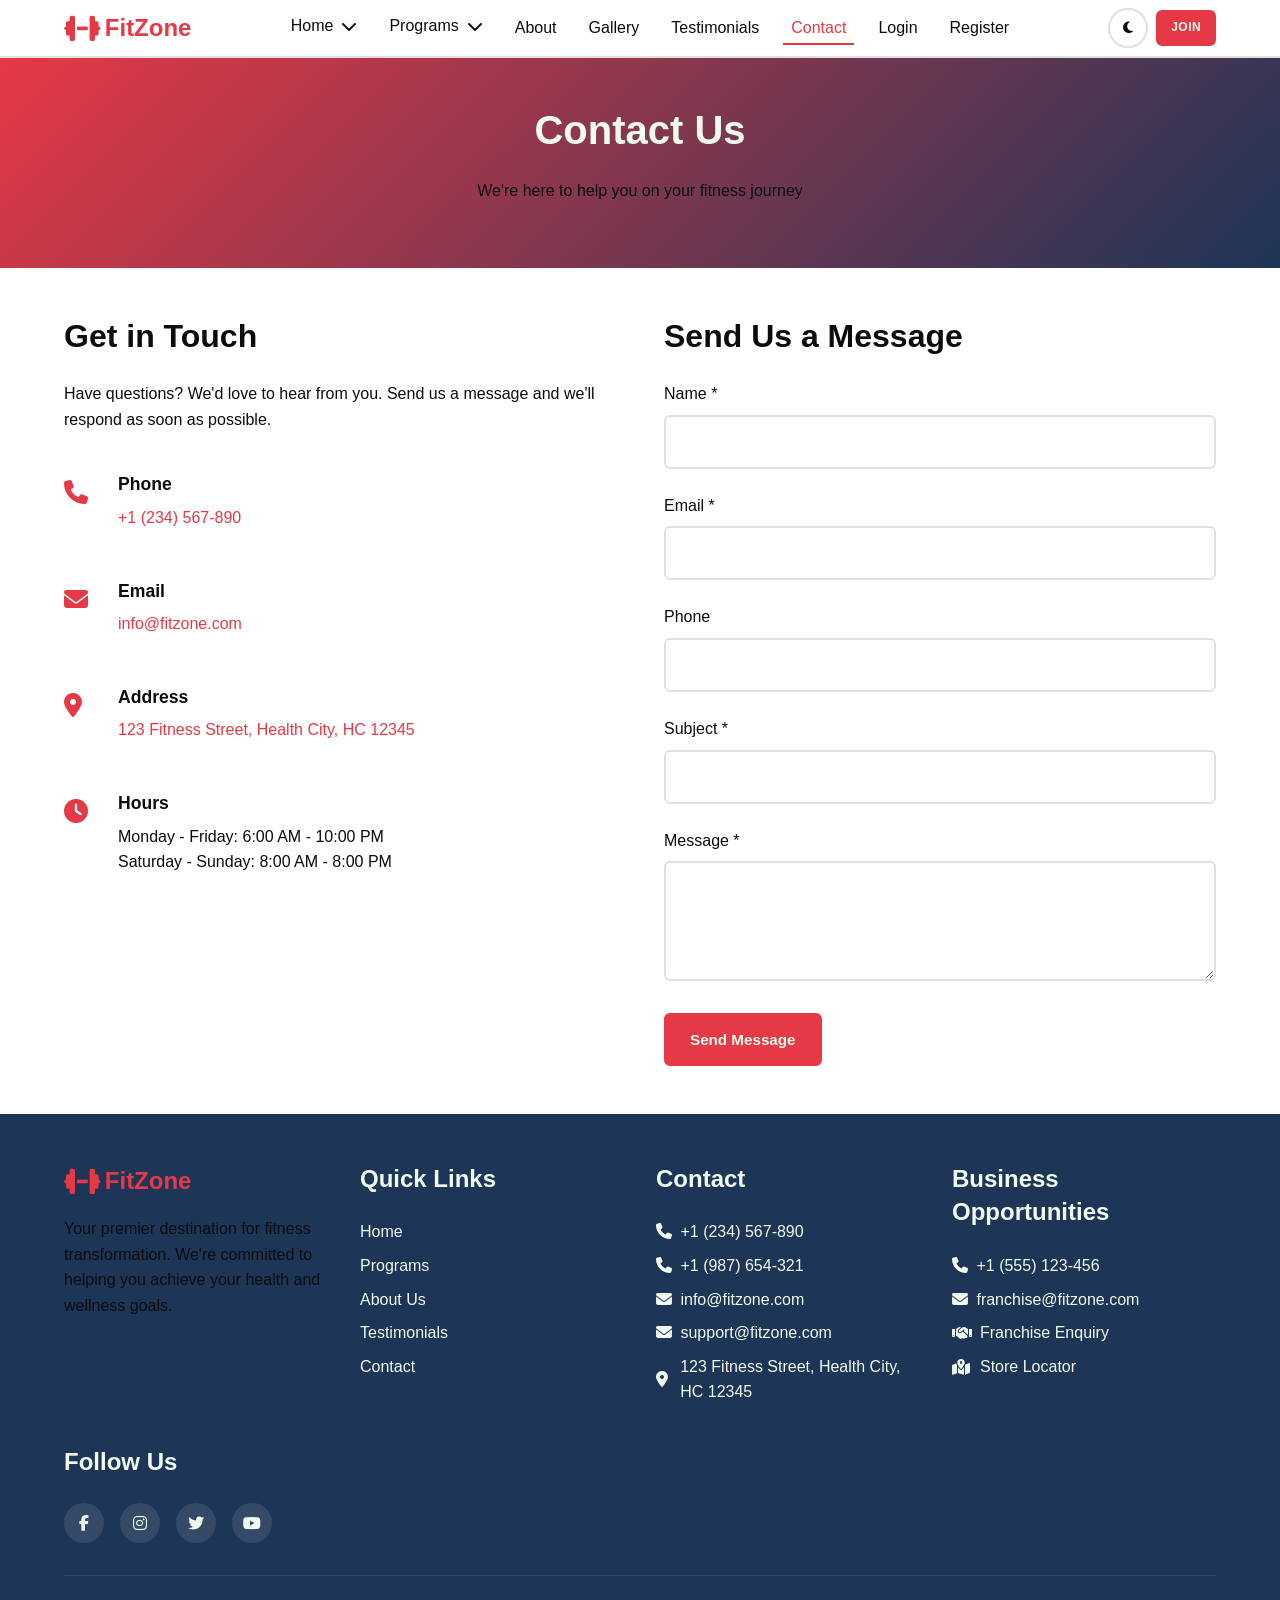
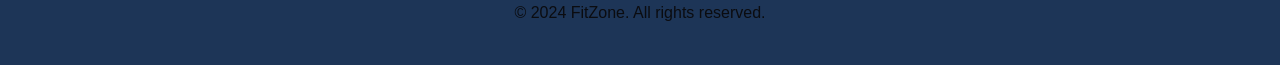
<file: contact.html>
<!DOCTYPE html>
<html lang="en">
<head>
    <meta charset="UTF-8">
    <meta name="viewport" content="width=device-width, initial-scale=1.0">
    <title>Contact Us - FitZone</title>
    <link rel="icon" type="image/svg+xml" href="favicon.svg">
    <link rel="icon" type="image/x-icon" href="favicon.ico">
    <link rel="stylesheet" href="css/style.css">
    <link rel="stylesheet" href="https://cdnjs.cloudflare.com/ajax/libs/font-awesome/6.4.0/css/all.min.css">
</head>
<body>
    <!-- Header -->
    <header class="main-header">
        <div class="container">
            <div class="header-content">
                <a href="index.html" class="logo">
                    <i class="fas fa-dumbbell"></i>
                    <span>FitZone</span>
                </a>
                <nav class="main-nav">
                    <ul class="nav-menu">
                        <li class="dropdown">
                            <a href="index.html">Home <i class="fas fa-chevron-down"></i></a>
                            <ul class="dropdown-menu">
                                <li><a href="index.html">Home</a></li>
                                <li><a href="index2.html">Home 2</a></li>
                            </ul>
                        </li>
                        <li class="dropdown">
                            <a href="programs.html">Programs <i class="fas fa-chevron-down"></i></a>
                            <ul class="dropdown-menu">
                                <li><a href="muscle-gain.html">Muscle Gain</a></li>
                                <li><a href="weight-loss.html">Weight Loss</a></li>
                                <li><a href="wellness.html">Wellness</a></li>
                            </ul>
                        </li>
                        <li><a href="about.html">About</a></li>
                        <li><a href="gallery.html">Gallery</a></li>
                        <li><a href="testimonials.html">Testimonials</a></li>
                        <li><a href="contact.html" class="active">Contact</a></li>
                        <li><a href="login.html">Login</a></li>
                        <li><a href="register.html">Register</a></li>
                    </ul>
                </nav>
                <div class="header-actions">
                    <button class="theme-toggle" id="themeToggle" aria-label="Toggle theme">
                        <i class="fas fa-moon"></i>
                    </button>
                    <a href="register.html" class="btn btn-primary join-btn">Join</a>
                </div>
                <button class="mobile-menu-toggle" id="mobileMenuToggle">
                    <i class="fas fa-bars"></i>
                </button>
            </div>
        </div>
    </header>

    <!-- Page Header -->
    <section class="page-header">
        <div class="container">
            <h1>Contact Us</h1>
            <p>We're here to help you on your fitness journey</p>
        </div>
    </section>

    <!-- Contact Content -->
    <section class="content-section">
        <div class="container">
            <div class="contact-wrapper">
                <div class="contact-info-section">
                    <h2>Get in Touch</h2>
                    <p>Have questions? We'd love to hear from you. Send us a message and we'll respond as soon as possible.</p>
                    
                    <div class="contact-details">
                        <div class="contact-item">
                            <i class="fas fa-phone"></i>
                            <div>
                                <h3>Phone</h3>
                                <a href="tel:+1234567890">+1 (234) 567-890</a>
                            </div>
                        </div>
                        <div class="contact-item">
                            <i class="fas fa-envelope"></i>
                            <div>
                                <h3>Email</h3>
                                <a href="mailto:info@fitzone.com">info@fitzone.com</a>
                            </div>
                        </div>
                        <div class="contact-item">
                            <i class="fas fa-map-marker-alt"></i>
                            <div>
                                <h3>Address</h3>
                                <a href="https://maps.google.com" target="_blank" rel="noopener noreferrer">123 Fitness Street, Health City, HC 12345</a>
                            </div>
                        </div>
                        <div class="contact-item">
                            <i class="fas fa-clock"></i>
                            <div>
                                <h3>Hours</h3>
                                <p>Monday - Friday: 6:00 AM - 10:00 PM<br>Saturday - Sunday: 8:00 AM - 8:00 PM</p>
                            </div>
                        </div>
                    </div>
                </div>
                
                <div class="contact-form-section">
                    <h2>Send Us a Message</h2>
                    <form id="contactForm" method="POST" action="#">
                        <div class="form-group">
                            <label for="name">Name *</label>
                            <input type="text" id="name" name="name" required>
                        </div>
                        <div class="form-group">
                            <label for="email">Email *</label>
                            <input type="email" id="email" name="email" required>
                        </div>
                        <div class="form-group">
                            <label for="phone">Phone</label>
                            <input type="tel" id="phone" name="phone">
                        </div>
                        <div class="form-group">
                            <label for="subject">Subject *</label>
                            <input type="text" id="subject" name="subject" required>
                        </div>
                        <div class="form-group">
                            <label for="message">Message *</label>
                            <textarea id="message" name="message" required></textarea>
                        </div>
                        <button type="submit" class="btn btn-primary btn-large">Send Message</button>
                    </form>
                </div>
            </div>
        </div>
    </section>

    <!-- Footer -->
    <footer class="main-footer">
        <div class="container">
            <div class="footer-content">
                <div class="footer-section">
                    <a href="index.html" class="logo">
                        <i class="fas fa-dumbbell"></i>
                        <span>FitZone</span>
                    </a>
                    <p style="margin-top: 1rem;">Your premier destination for fitness transformation. We're committed to helping you achieve your health and wellness goals.</p>
                </div>
                <div class="footer-section">
                    <h3>Quick Links</h3>
                    <ul>
                        <li><a href="index.html">Home</a></li>
                        <li><a href="programs.html">Programs</a></li>
                        <li><a href="about.html">About Us</a></li>
                        <li><a href="testimonials.html">Testimonials</a></li>
                        <li><a href="contact.html">Contact</a></li>
                    </ul>
                </div>
                <div class="footer-section">
                    <h3>Contact</h3>
                    <ul class="contact-info">
                        <li><a href="tel:+1234567890"><i class="fas fa-phone"></i> +1 (234) 567-890</a></li>
                        <li><a href="tel:+1987654321"><i class="fas fa-phone"></i> +1 (987) 654-321</a></li>
                        <li><a href="mailto:info@fitzone.com"><i class="fas fa-envelope"></i> info@fitzone.com</a></li>
                        <li><a href="mailto:support@fitzone.com"><i class="fas fa-envelope"></i> support@fitzone.com</a></li>
                        <li><i class="fas fa-map-marker-alt"></i> 123 Fitness Street, Health City, HC 12345</li>
                    </ul>
                </div>
                <div class="footer-section">
                    <h3>Business Opportunities</h3>
                    <ul class="contact-info">
                        <li><a href="tel:+1555123456"><i class="fas fa-phone"></i> +1 (555) 123-456</a></li>
                        <li><a href="mailto:franchise@fitzone.com"><i class="fas fa-envelope"></i> franchise@fitzone.com</a></li>
                        <li><a href="contact.html#franchise" class="franchise-link"><i class="fas fa-handshake"></i> Franchise Enquiry</a></li>
                        <li><a href="contact.html#store" class="store-link"><i class="fas fa-map-marked-alt"></i> Store Locator</a></li>
                    </ul>
                </div>
                <div class="footer-section">
                    <h3>Follow Us</h3>
                    <div class="social-icons">
                        <a href="https://facebook.com" target="_blank" rel="noopener noreferrer" aria-label="Facebook">
                            <i class="fab fa-facebook-f"></i>
                        </a>
                        <a href="https://instagram.com" target="_blank" rel="noopener noreferrer" aria-label="Instagram">
                            <i class="fab fa-instagram"></i>
                        </a>
                        <a href="https://twitter.com" target="_blank" rel="noopener noreferrer" aria-label="Twitter">
                            <i class="fab fa-twitter"></i>
                        </a>
                        <a href="https://youtube.com" target="_blank" rel="noopener noreferrer" aria-label="YouTube">
                            <i class="fab fa-youtube"></i>
                        </a>
                    </div>
                </div>
            </div>
            <div class="footer-bottom">
                <p>&copy; 2024 FitZone. All rights reserved.</p>
            </div>
        </div>
    </footer>

    <script src="https://code.jquery.com/jquery-3.7.1.min.js"></script>
    <script src="js/main.js"></script>
</body>
</html>
</file>
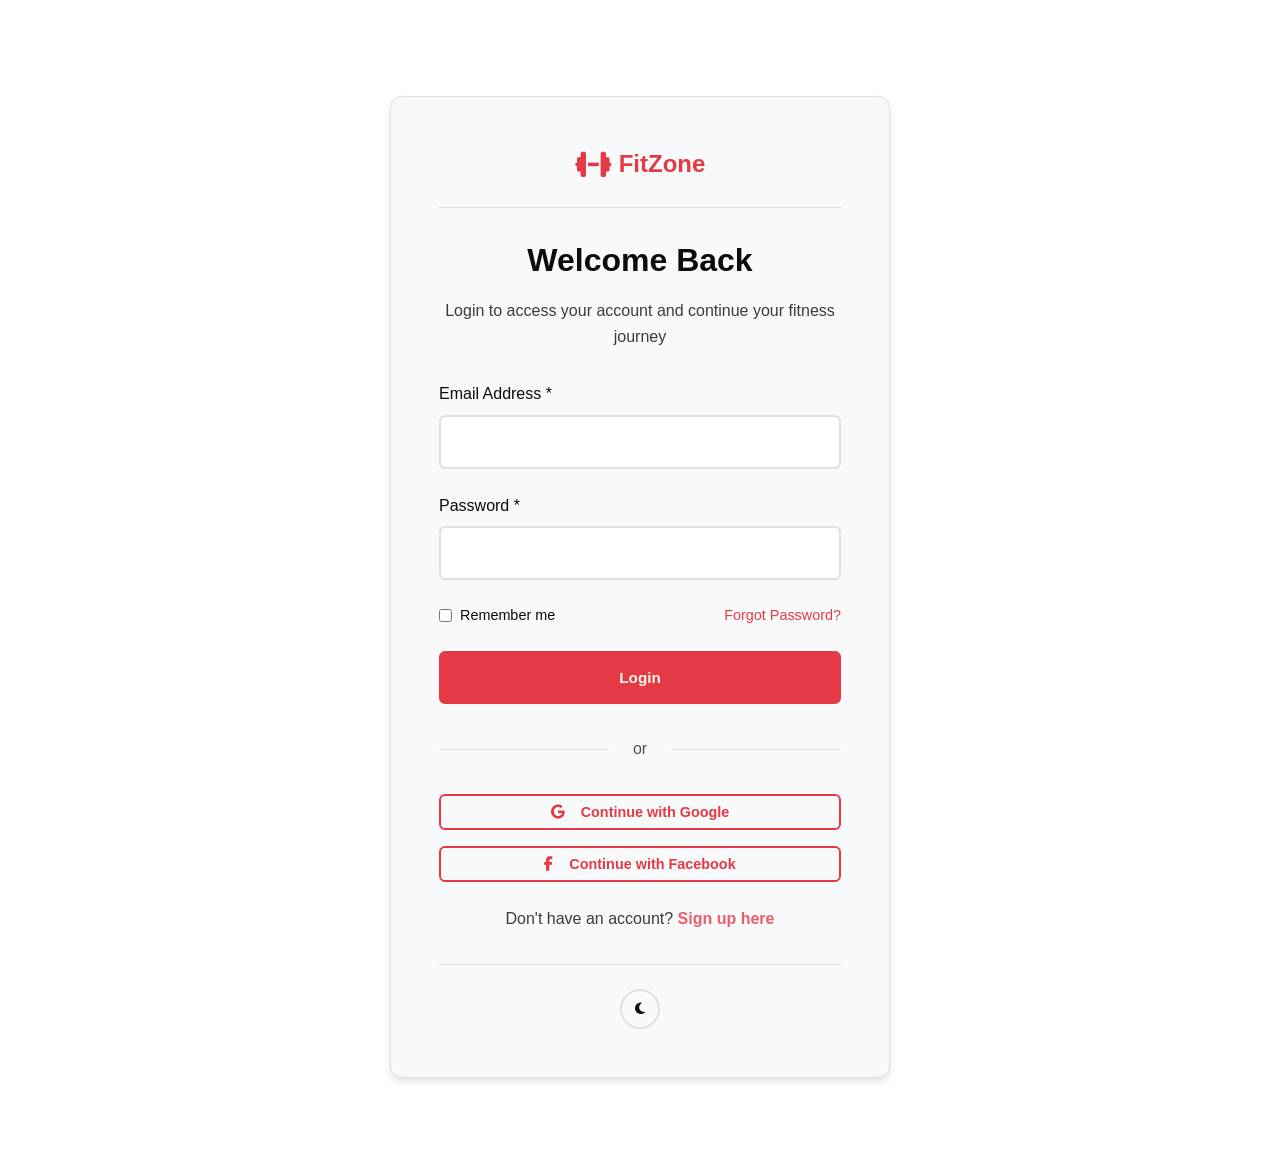
<file: login.html>
<!DOCTYPE html>
<html lang="en">
<head>
    <meta charset="UTF-8">
    <meta name="viewport" content="width=device-width, initial-scale=1.0">
    <title>Login - FitZone</title>
    <link rel="icon" type="image/svg+xml" href="favicon.svg">
    <link rel="icon" type="image/x-icon" href="favicon.ico">
    <link rel="stylesheet" href="css/style.css">
    <link rel="stylesheet" href="https://cdnjs.cloudflare.com/ajax/libs/font-awesome/6.4.0/css/all.min.css">
</head>
<body>
    <!-- Login Section -->
    <section class="content-section">
        <div class="container">
            <div class="auth-container">
                <div class="auth-card">
                    <div class="auth-card-header">
                        <a href="index.html" class="auth-logo">
                            <i class="fas fa-dumbbell"></i>
                            <span>FitZone</span>
                        </a>
                    </div>
                    <h2>Welcome Back</h2>
                    <p>Login to access your account and continue your fitness journey</p>
                    
                    <form id="loginForm" method="POST" action="#">
                        <div class="form-group">
                            <label for="loginEmail">Email Address *</label>
                            <input type="email" id="loginEmail" name="email" required>
                        </div>
                        <div class="form-group">
                            <label for="loginPassword">Password *</label>
                            <input type="password" id="loginPassword" name="password" required>
                        </div>
                        <div class="form-options">
                            <label class="checkbox-label">
                                <input type="checkbox" name="remember">
                                <span>Remember me</span>
                            </label>
                            <a href="#" class="forgot-password">Forgot Password?</a>
                        </div>
                        <button type="submit" class="btn btn-primary btn-large" style="width: 100%;">Login</button>
                    </form>
                    
                    <div class="auth-divider">
                        <span>or</span>
                    </div>
                    
                    <div class="social-login">
                        <button class="btn btn-outline" style="width: 100%; margin-bottom: 1rem;">
                            <i class="fab fa-google"></i> Continue with Google
                        </button>
                        <button class="btn btn-outline" style="width: 100%;">
                            <i class="fab fa-facebook-f"></i> Continue with Facebook
                        </button>
                    </div>
                    
                    <p class="auth-footer">
                        Don't have an account? <a href="register.html">Sign up here</a>
                    </p>
                    <div style="text-align: center; margin-top: 1.5rem; padding-top: 1.5rem; border-top: 1px solid var(--border-color);">
                        <button class="theme-toggle" id="themeToggle" aria-label="Toggle theme">
                            <i class="fas fa-moon"></i>
                        </button>
                    </div>
                </div>
            </div>
        </div>
    </section>

    <script src="https://code.jquery.com/jquery-3.7.1.min.js"></script>
    <script src="js/main.js"></script>
</body>
</html>
</file>
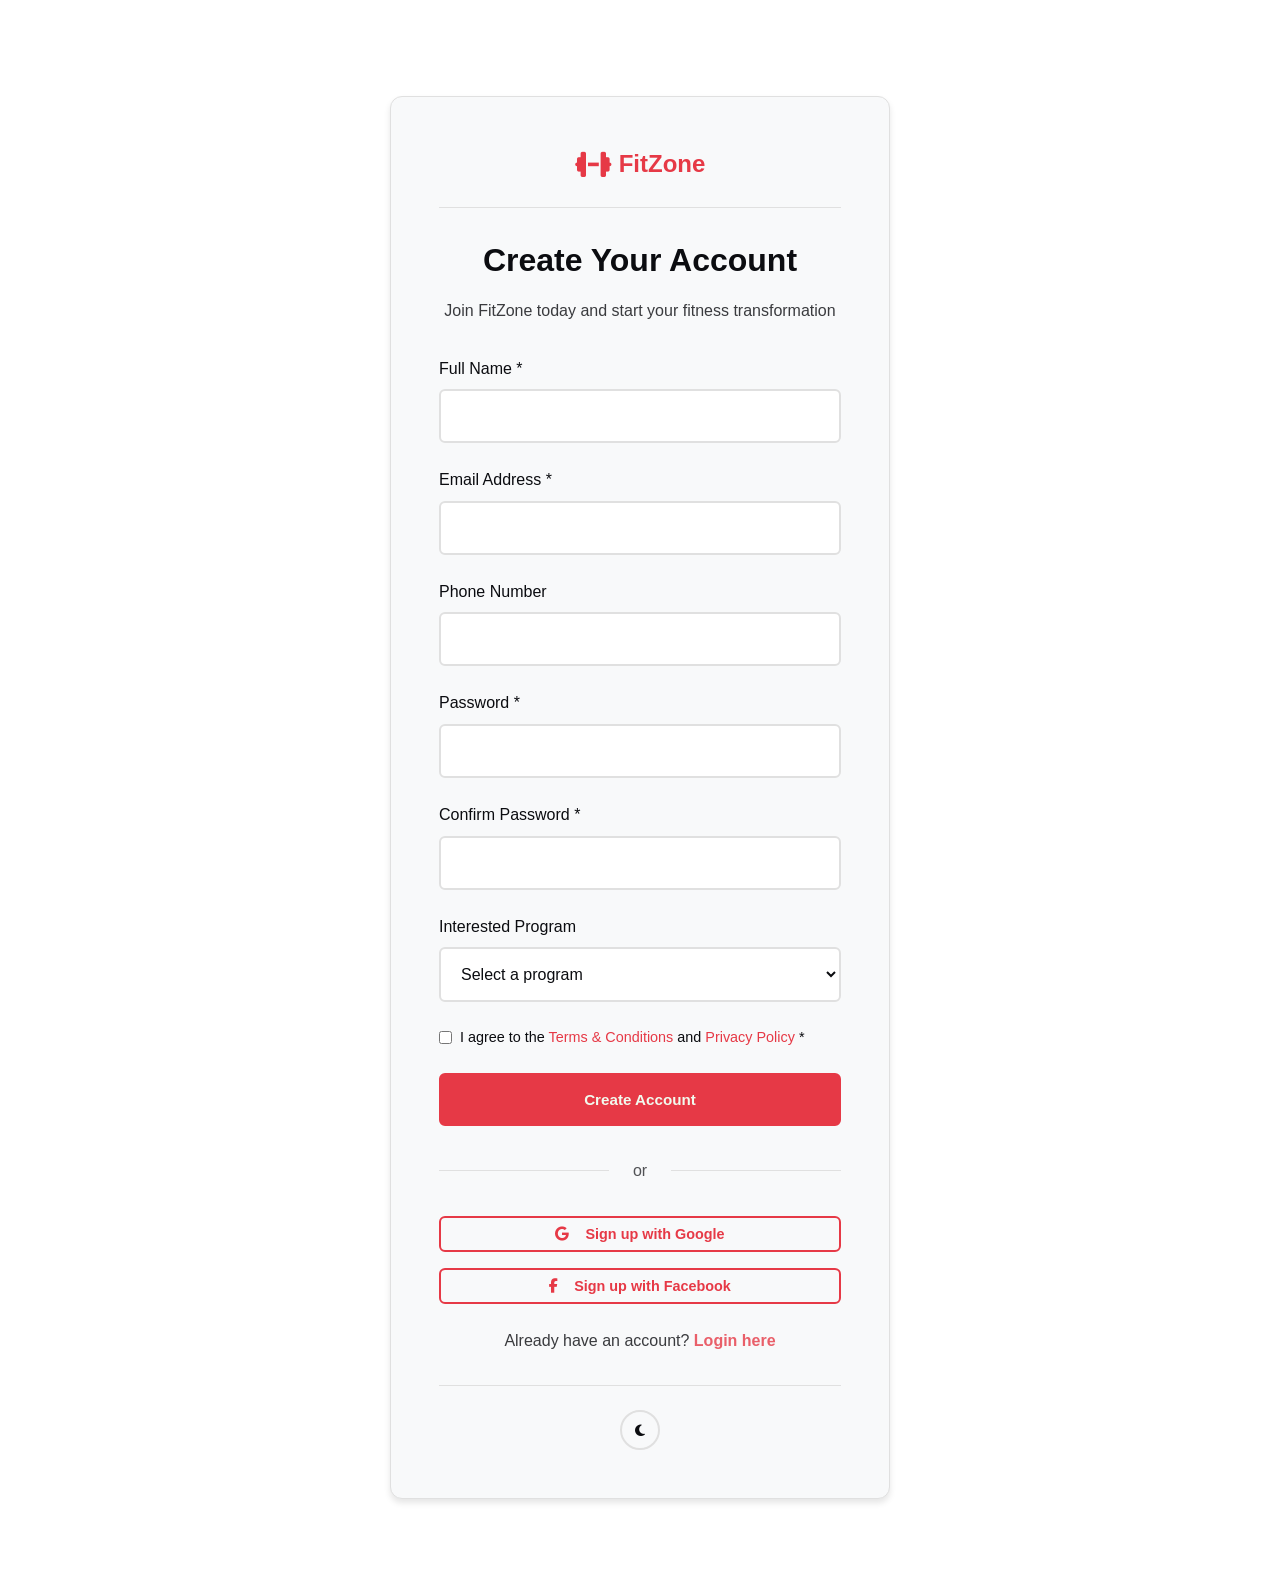
<file: register.html>
<!DOCTYPE html>
<html lang="en">
<head>
    <meta charset="UTF-8">
    <meta name="viewport" content="width=device-width, initial-scale=1.0">
    <title>Register - FitZone</title>
    <link rel="icon" type="image/svg+xml" href="favicon.svg">
    <link rel="icon" type="image/x-icon" href="favicon.ico">
    <link rel="stylesheet" href="css/style.css">
    <link rel="stylesheet" href="https://cdnjs.cloudflare.com/ajax/libs/font-awesome/6.4.0/css/all.min.css">
</head>
<body>
    <!-- Register Section -->
    <section class="content-section">
        <div class="container">
            <div class="auth-container">
                <div class="auth-card">
                    <div class="auth-card-header">
                        <a href="index.html" class="auth-logo">
                            <i class="fas fa-dumbbell"></i>
                            <span>FitZone</span>
                        </a>
                    </div>
                    <h2>Create Your Account</h2>
                    <p>Join FitZone today and start your fitness transformation</p>
                    
                    <form id="registerForm" method="POST" action="#">
                        <div class="form-group">
                            <label for="registerName">Full Name *</label>
                            <input type="text" id="registerName" name="name" required>
                        </div>
                        <div class="form-group">
                            <label for="registerEmail">Email Address *</label>
                            <input type="email" id="registerEmail" name="email" required>
                        </div>
                        <div class="form-group">
                            <label for="registerPhone">Phone Number</label>
                            <input type="tel" id="registerPhone" name="phone">
                        </div>
                        <div class="form-group">
                            <label for="registerPassword">Password *</label>
                            <input type="password" id="registerPassword" name="password" required>
                        </div>
                        <div class="form-group">
                            <label for="registerConfirmPassword">Confirm Password *</label>
                            <input type="password" id="registerConfirmPassword" name="confirmPassword" required>
                        </div>
                        <div class="form-group">
                            <label for="registerProgram">Interested Program</label>
                            <select id="registerProgram" name="program">
                                <option value="">Select a program</option>
                                <option value="muscle-gain">Muscle Gain</option>
                                <option value="weight-loss">Weight Loss</option>
                                <option value="wellness">Wellness</option>
                            </select>
                        </div>
                        <div class="form-options">
                            <label class="checkbox-label">
                                <input type="checkbox" name="terms" required>
                                <span>I agree to the <a href="#">Terms & Conditions</a> and <a href="#">Privacy Policy</a> *</span>
                            </label>
                        </div>
                        <button type="submit" class="btn btn-primary btn-large" style="width: 100%;">Create Account</button>
                    </form>
                    
                    <div class="auth-divider">
                        <span>or</span>
                    </div>
                    
                    <div class="social-login">
                        <button class="btn btn-outline" style="width: 100%; margin-bottom: 1rem;">
                            <i class="fab fa-google"></i> Sign up with Google
                        </button>
                        <button class="btn btn-outline" style="width: 100%;">
                            <i class="fab fa-facebook-f"></i> Sign up with Facebook
                        </button>
                    </div>
                    
                    <p class="auth-footer">
                        Already have an account? <a href="login.html">Login here</a>
                    </p>
                    <div style="text-align: center; margin-top: 1.5rem; padding-top: 1.5rem; border-top: 1px solid var(--border-color);">
                        <button class="theme-toggle" id="themeToggle" aria-label="Toggle theme">
                            <i class="fas fa-moon"></i>
                        </button>
                    </div>
                </div>
            </div>
        </div>
    </section>

    <script src="https://code.jquery.com/jquery-3.7.1.min.js"></script>
    <script src="js/main.js"></script>
</body>
</html>
</file>
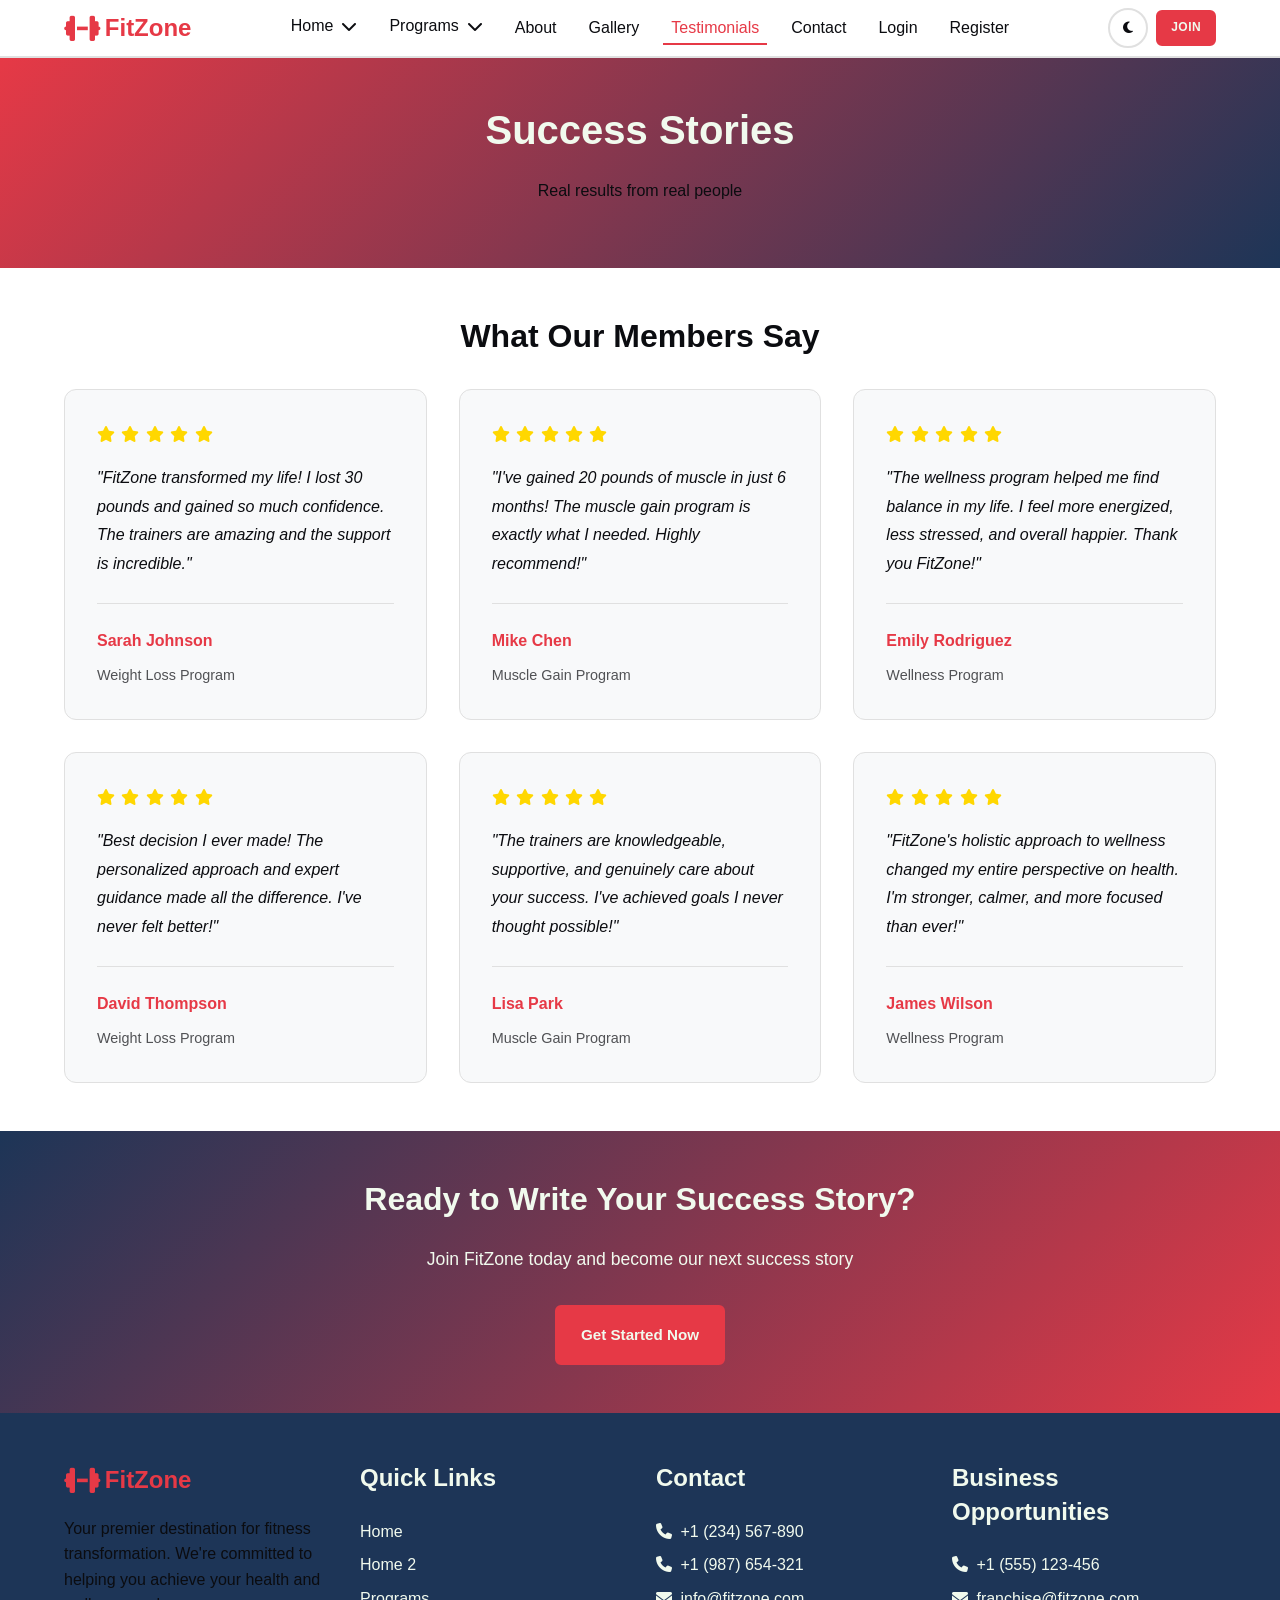
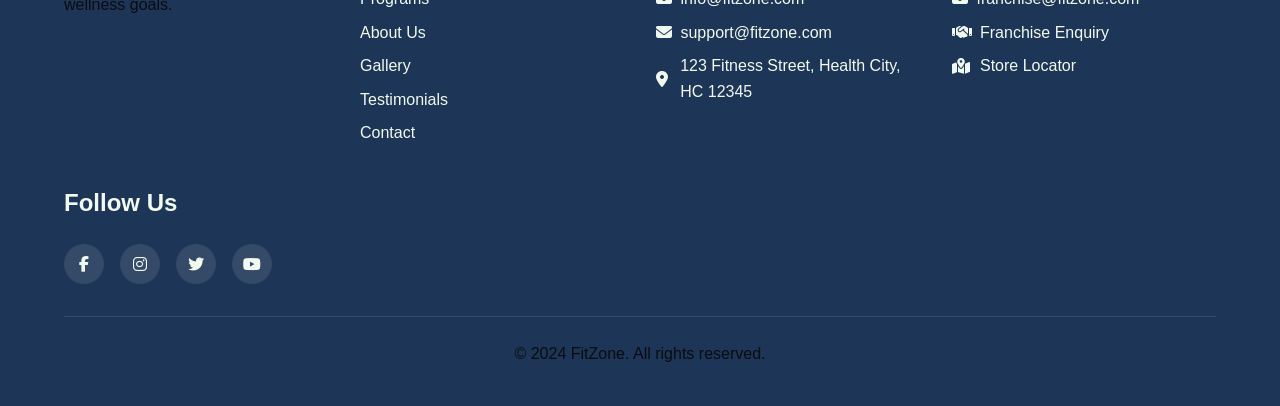
<file: testimonials.html>
<!DOCTYPE html>
<html lang="en">
<head>
    <meta charset="UTF-8">
    <meta name="viewport" content="width=device-width, initial-scale=1.0">
    <title>Testimonials - FitZone</title>
    <link rel="icon" type="image/svg+xml" href="favicon.svg">
    <link rel="icon" type="image/x-icon" href="favicon.ico">
    <link rel="stylesheet" href="css/style.css">
    <link rel="stylesheet" href="https://cdnjs.cloudflare.com/ajax/libs/font-awesome/6.4.0/css/all.min.css">
</head>
<body>
    <!-- Header -->
    <header class="main-header">
        <div class="container">
            <div class="header-content">
                <a href="index.html" class="logo">
                    <i class="fas fa-dumbbell"></i>
                    <span>FitZone</span>
                </a>
                <nav class="main-nav">
                    <ul class="nav-menu">
                        <li class="dropdown">
                            <a href="index.html">Home <i class="fas fa-chevron-down"></i></a>
                            <ul class="dropdown-menu">
                                <li><a href="index.html">Home</a></li>
                                <li><a href="index2.html">Home 2</a></li>
                            </ul>
                        </li>
                        <li class="dropdown">
                            <a href="programs.html">Programs <i class="fas fa-chevron-down"></i></a>
                            <ul class="dropdown-menu">
                                <li><a href="muscle-gain.html">Muscle Gain</a></li>
                                <li><a href="weight-loss.html">Weight Loss</a></li>
                                <li><a href="wellness.html">Wellness</a></li>
                            </ul>
                        </li>
                        <li><a href="about.html">About</a></li>
                        <li><a href="gallery.html">Gallery</a></li>
                        <li><a href="testimonials.html" class="active">Testimonials</a></li>
                        <li><a href="contact.html">Contact</a></li>
                        <li><a href="login.html">Login</a></li>
                        <li><a href="register.html">Register</a></li>
                    </ul>
                </nav>
                <div class="header-actions">
                    <button class="theme-toggle" id="themeToggle" aria-label="Toggle theme">
                        <i class="fas fa-moon"></i>
                    </button>
                    <a href="register.html" class="btn btn-primary join-btn">Join</a>
                </div>
                <button class="mobile-menu-toggle" id="mobileMenuToggle">
                    <i class="fas fa-bars"></i>
                </button>
            </div>
        </div>
    </header>

    <!-- Page Header -->
    <section class="page-header">
        <div class="container">
            <h1>Success Stories</h1>
            <p>Real results from real people</p>
        </div>
    </section>

    <!-- Testimonials Content -->
    <section class="content-section">
        <div class="container">
            <h2>What Our Members Say</h2>
            <div class="testimonials-grid">
                <div class="testimonial-card">
                    <div class="testimonial-content">
                        <div class="stars">
                            <i class="fas fa-star"></i>
                            <i class="fas fa-star"></i>
                            <i class="fas fa-star"></i>
                            <i class="fas fa-star"></i>
                            <i class="fas fa-star"></i>
                        </div>
                        <p>"FitZone transformed my life! I lost 30 pounds and gained so much confidence. The trainers are amazing and the support is incredible."</p>
                    </div>
                    <div class="testimonial-author">
                        <strong>Sarah Johnson</strong>
                        <span>Weight Loss Program</span>
                    </div>
                </div>
                
                <div class="testimonial-card">
                    <div class="testimonial-content">
                        <div class="stars">
                            <i class="fas fa-star"></i>
                            <i class="fas fa-star"></i>
                            <i class="fas fa-star"></i>
                            <i class="fas fa-star"></i>
                            <i class="fas fa-star"></i>
                        </div>
                        <p>"I've gained 20 pounds of muscle in just 6 months! The muscle gain program is exactly what I needed. Highly recommend!"</p>
                    </div>
                    <div class="testimonial-author">
                        <strong>Mike Chen</strong>
                        <span>Muscle Gain Program</span>
                    </div>
                </div>
                
                <div class="testimonial-card">
                    <div class="testimonial-content">
                        <div class="stars">
                            <i class="fas fa-star"></i>
                            <i class="fas fa-star"></i>
                            <i class="fas fa-star"></i>
                            <i class="fas fa-star"></i>
                            <i class="fas fa-star"></i>
                        </div>
                        <p>"The wellness program helped me find balance in my life. I feel more energized, less stressed, and overall happier. Thank you FitZone!"</p>
                    </div>
                    <div class="testimonial-author">
                        <strong>Emily Rodriguez</strong>
                        <span>Wellness Program</span>
                    </div>
                </div>
                
                <div class="testimonial-card">
                    <div class="testimonial-content">
                        <div class="stars">
                            <i class="fas fa-star"></i>
                            <i class="fas fa-star"></i>
                            <i class="fas fa-star"></i>
                            <i class="fas fa-star"></i>
                            <i class="fas fa-star"></i>
                        </div>
                        <p>"Best decision I ever made! The personalized approach and expert guidance made all the difference. I've never felt better!"</p>
                    </div>
                    <div class="testimonial-author">
                        <strong>David Thompson</strong>
                        <span>Weight Loss Program</span>
                    </div>
                </div>
                
                <div class="testimonial-card">
                    <div class="testimonial-content">
                        <div class="stars">
                            <i class="fas fa-star"></i>
                            <i class="fas fa-star"></i>
                            <i class="fas fa-star"></i>
                            <i class="fas fa-star"></i>
                            <i class="fas fa-star"></i>
                        </div>
                        <p>"The trainers are knowledgeable, supportive, and genuinely care about your success. I've achieved goals I never thought possible!"</p>
                    </div>
                    <div class="testimonial-author">
                        <strong>Lisa Park</strong>
                        <span>Muscle Gain Program</span>
                    </div>
                </div>
                
                <div class="testimonial-card">
                    <div class="testimonial-content">
                        <div class="stars">
                            <i class="fas fa-star"></i>
                            <i class="fas fa-star"></i>
                            <i class="fas fa-star"></i>
                            <i class="fas fa-star"></i>
                            <i class="fas fa-star"></i>
                        </div>
                        <p>"FitZone's holistic approach to wellness changed my entire perspective on health. I'm stronger, calmer, and more focused than ever!"</p>
                    </div>
                    <div class="testimonial-author">
                        <strong>James Wilson</strong>
                        <span>Wellness Program</span>
                    </div>
                </div>
            </div>
        </div>
    </section>

    <!-- CTA Section -->
    <section class="cta-section">
        <div class="container">
            <div class="cta-content">
                <h2>Ready to Write Your Success Story?</h2>
                <p>Join FitZone today and become our next success story</p>
                <a href="register.html" class="btn btn-primary btn-large">Get Started Now</a>
            </div>
        </div>
    </section>

    <!-- Footer -->
    <footer class="main-footer">
        <div class="container">
            <div class="footer-content">
                <div class="footer-section">
                    <a href="index.html" class="logo">
                        <i class="fas fa-dumbbell"></i>
                        <span>FitZone</span>
                    </a>
                    <p style="margin-top: 1rem;">Your premier destination for fitness transformation. We're committed to helping you achieve your health and wellness goals.</p>
                </div>
                <div class="footer-section">
                    <h3>Quick Links</h3>
                    <ul>
                        <li><a href="index.html">Home</a></li>
                        <li><a href="index2.html">Home 2</a></li>
                        <li><a href="programs.html">Programs</a></li>
                        <li><a href="about.html">About Us</a></li>
                        <li><a href="gallery.html">Gallery</a></li>
                        <li><a href="testimonials.html">Testimonials</a></li>
                        <li><a href="contact.html">Contact</a></li>
                    </ul>
                </div>
                <div class="footer-section">
                    <h3>Contact</h3>
                    <ul class="contact-info">
                        <li><a href="tel:+1234567890"><i class="fas fa-phone"></i> +1 (234) 567-890</a></li>
                        <li><a href="tel:+1987654321"><i class="fas fa-phone"></i> +1 (987) 654-321</a></li>
                        <li><a href="mailto:info@fitzone.com"><i class="fas fa-envelope"></i> info@fitzone.com</a></li>
                        <li><a href="mailto:support@fitzone.com"><i class="fas fa-envelope"></i> support@fitzone.com</a></li>
                        <li><i class="fas fa-map-marker-alt"></i> 123 Fitness Street, Health City, HC 12345</li>
                    </ul>
                </div>
                <div class="footer-section">
                    <h3>Business Opportunities</h3>
                    <ul class="contact-info">
                        <li><a href="tel:+1555123456"><i class="fas fa-phone"></i> +1 (555) 123-456</a></li>
                        <li><a href="mailto:franchise@fitzone.com"><i class="fas fa-envelope"></i> franchise@fitzone.com</a></li>
                        <li><a href="contact.html#franchise" class="franchise-link"><i class="fas fa-handshake"></i> Franchise Enquiry</a></li>
                        <li><a href="contact.html#store" class="store-link"><i class="fas fa-map-marked-alt"></i> Store Locator</a></li>
                    </ul>
                </div>
                <div class="footer-section">
                    <h3>Follow Us</h3>
                    <div class="social-icons">
                        <a href="https://facebook.com" target="_blank" rel="noopener noreferrer" aria-label="Facebook">
                            <i class="fab fa-facebook-f"></i>
                        </a>
                        <a href="https://instagram.com" target="_blank" rel="noopener noreferrer" aria-label="Instagram">
                            <i class="fab fa-instagram"></i>
                        </a>
                        <a href="https://twitter.com" target="_blank" rel="noopener noreferrer" aria-label="Twitter">
                            <i class="fab fa-twitter"></i>
                        </a>
                        <a href="https://youtube.com" target="_blank" rel="noopener noreferrer" aria-label="YouTube">
                            <i class="fab fa-youtube"></i>
                        </a>
                    </div>
                </div>
            </div>
            <div class="footer-bottom">
                <p>&copy; 2024 FitZone. All rights reserved.</p>
            </div>
        </div>
    </footer>

    <script src="https://code.jquery.com/jquery-3.7.1.min.js"></script>
    <script src="js/main.js"></script>
</body>
</html>
</file>
<file: css/style.css>
/* ===== CSS Variables ===== */
:root {
    /* Light Mode Colors */
    --primary-color: #E63946;
    --secondary-color: #1D3557;
    --accent-color: #F1FAEE;
    --bg-color: #FFFFFF;
    --text-color: #0B0C10;
    --card-bg: #F8F9FA;
    --border-color: #E0E0E0;
    
    /* Dark Mode Colors */
    --primary-color-dark: #E63946;
    --secondary-color-dark: #1D3557;
    --accent-color-dark: #F1FAEE;
    --bg-color-dark: #0B0C10;
    --text-color-dark: #FFFFFF;
    --card-bg-dark: #1A1B1E;
    --border-color-dark: #2A2B2E;
    
    /* Spacing */
    --spacing-xs: 0.5rem;
    --spacing-sm: 1rem;
    --spacing-md: 1.5rem;
    --spacing-lg: 2rem;
    --spacing-xl: 3rem;
    
    /* Typography */
    --font-primary: 'Segoe UI', Tahoma, Geneva, Verdana, sans-serif;
    --font-size-base: 16px;
    --line-height-base: 1.6;
    
    /* Transitions */
    --transition: all 0.3s ease;
}

/* ===== Dark Mode ===== */
body.dark-mode {
    --bg-color: var(--bg-color-dark);
    --text-color: var(--text-color-dark);
    --card-bg: var(--card-bg-dark);
    --border-color: var(--border-color-dark);
}

/* ===== Reset & Base Styles ===== */
* {
    margin: 0;
    padding: 0;
    box-sizing: border-box;
}

body {
    font-family: var(--font-primary);
    font-size: var(--font-size-base);
    line-height: var(--line-height-base);
    color: var(--text-color);
    background-color: var(--bg-color);
    transition: background-color 0.3s ease, color 0.3s ease;
}

.container {
    max-width: 1200px;
    margin: 0 auto;
    padding: 0 var(--spacing-md);
}

/* ===== Typography ===== */
h1 {
    font-size: 2.5rem;
    font-weight: 700;
    line-height: 1.2;
    margin-bottom: var(--spacing-md);
    color: var(--text-color);
}

h2 {
    font-size: 2rem;
    font-weight: 600;
    line-height: 1.3;
    margin-bottom: var(--spacing-lg);
    text-align: center;
    color: var(--text-color);
}

h3 {
    font-size: 1.5rem;
    font-weight: 600;
    line-height: 1.4;
    margin-bottom: var(--spacing-sm);
    text-align: center;
    color: var(--text-color);
}

p {
    margin-bottom: var(--spacing-sm);
    color: var(--text-color);
}

/* ===== Header ===== */
.main-header {
    background-color: var(--bg-color);
    border-bottom: 2px solid var(--border-color);
    position: sticky;
    top: 0;
    z-index: 1000;
    padding: 0.5rem 0;
}

.header-content {
    display: flex;
    justify-content: space-between;
    align-items: center;
    gap: var(--spacing-sm);
}

.logo {
    display: flex;
    align-items: center;
    gap: 0.3rem;
    text-decoration: none;
    color: var(--primary-color);
    font-size: 1.5rem;
    font-weight: 700;
    transition: var(--transition);
}

.logo:hover {
    color: var(--secondary-color);
    transform: scale(1.05);
}

.logo i {
    font-size: 1.8rem;
}

.main-nav {
    flex: 1;
    display: flex;
    justify-content: center;
}

.nav-menu {
    display: flex;
    list-style: none;
    gap: var(--spacing-sm);
    align-items: center;
}

.nav-menu > li > a {
    text-decoration: none;
    color: var(--text-color);
    font-weight: 500;
    padding: 0.3rem 0.5rem;
    padding-bottom: calc(0.3rem + 2px);
    transition: var(--transition);
    position: relative;
    border-bottom: 2px solid transparent;
}

.nav-menu > li > a:hover,
.nav-menu > li > a.active {
    color: var(--primary-color);
}

.nav-menu > li > a.active {
    border-bottom-color: var(--primary-color);
}

/* Dropdown parent active state when child is active */
.dropdown .dropdown-menu li a.active {
    color: var(--primary-color);
    font-weight: 600;
}

.dropdown:hover > a,
.dropdown .dropdown-menu li a.active ~ * {
    color: var(--primary-color);
}

/* Dropdown Menu */
.dropdown {
    position: relative;
}

.dropdown > a {
    display: flex;
    align-items: center;
    gap: var(--spacing-xs);
}

.dropdown-menu {
    position: absolute;
    top: 100%;
    left: 0;
    background-color: var(--card-bg);
    border: 1px solid var(--border-color);
    border-radius: 8px;
    list-style: none;
    min-width: 200px;
    padding: var(--spacing-xs) 0;
    margin-top: var(--spacing-xs);
    opacity: 0;
    visibility: hidden;
    transform: translateY(-10px);
    transition: var(--transition);
    box-shadow: 0 4px 6px rgba(0, 0, 0, 0.1);
}

.dropdown:hover .dropdown-menu {
    opacity: 1;
    visibility: visible;
    transform: translateY(0);
}

.dropdown-menu li a {
    display: block;
    padding: var(--spacing-sm) var(--spacing-md);
    color: var(--text-color);
    text-decoration: none;
    transition: var(--transition);
}

.dropdown-menu li a:hover {
    background-color: var(--primary-color);
    color: var(--accent-color);
}

.header-actions {
    display: flex;
    align-items: center;
    gap: 0.5rem;
}

.theme-toggle {
    background: none;
    border: 2px solid var(--border-color);
    color: var(--text-color);
    width: 40px;
    height: 40px;
    border-radius: 50%;
    cursor: pointer;
    display: flex;
    align-items: center;
    justify-content: center;
    transition: var(--transition);
}

.theme-toggle:hover {
    background-color: var(--primary-color);
    border-color: var(--primary-color);
    color: var(--accent-color);
    transform: scale(1.1);
}

.mobile-menu-toggle {
    display: none;
    background: none;
    border: none;
    color: var(--text-color);
    font-size: 1.5rem;
    cursor: pointer;
}

/* ===== Buttons ===== */
.btn {
    display: inline-block;
    padding: var(--spacing-xs) var(--spacing-sm);
    text-decoration: none;
    border-radius: 6px;
    font-weight: 600;
    text-align: center;
    transition: var(--transition);
    border: 2px solid transparent;
    cursor: pointer;
    font-size: 0.9rem;
}

.btn-primary {
    background-color: var(--primary-color);
    color: var(--accent-color);
    border-color: var(--primary-color);
}

.btn-primary:hover {
    background-color: var(--secondary-color);
    border-color: var(--secondary-color);
    transform: translateY(-2px);
    box-shadow: 0 4px 12px rgba(230, 57, 70, 0.3);
}

.join-btn {
    font-weight: 700;
    text-transform: uppercase;
    letter-spacing: 0.5px;
    padding: 0.4rem 0.8rem;
    font-size: 0.75rem;
}

.join-btn:hover {
    transform: translateY(-2px) scale(1.05);
    box-shadow: 0 6px 20px rgba(230, 57, 70, 0.4);
}

.btn-outline {
    background-color: transparent;
    color: var(--primary-color);
    border-color: var(--primary-color);
}

.btn-outline:hover {
    background-color: var(--primary-color);
    color: var(--accent-color);
    transform: translateY(-2px);
    box-shadow: 0 4px 12px rgba(230, 57, 70, 0.3);
}

.btn-large {
    padding: var(--spacing-sm) var(--spacing-md);
    font-size: 0.95rem;
}

/* ===== Hero Section ===== */
.hero {
    background: linear-gradient(135deg, var(--primary-color) 0%, var(--secondary-color) 100%);
    color: var(--accent-color);
    padding: var(--spacing-xl) 0;
    text-align: center;
}

.hero-content h1 {
    color: var(--accent-color);
    margin-bottom: var(--spacing-md);
}

.hero-subtitle {
    font-size: 1.2rem;
    margin-bottom: var(--spacing-lg);
    color: var(--accent-color);
}

.hero-cta {
    display: flex;
    gap: var(--spacing-md);
    justify-content: center;
    flex-wrap: wrap;
}

/* ===== Features Section ===== */
.features {
    padding: var(--spacing-xl) 0;
}

.features-grid {
    display: grid;
    grid-template-columns: repeat(auto-fit, minmax(250px, 1fr));
    gap: var(--spacing-lg);
}

.feature-card {
    background-color: var(--card-bg);
    border: 1px solid var(--border-color);
    border-radius: 12px;
    padding: var(--spacing-lg);
    text-align: center;
    transition: var(--transition);
}

.feature-card:hover {
    transform: translateY(-5px);
    box-shadow: 0 8px 20px rgba(0, 0, 0, 0.1);
    border-color: var(--primary-color);
}

.feature-icon {
    width: 80px;
    height: 80px;
    margin: 0 auto var(--spacing-md);
    background: linear-gradient(135deg, var(--primary-color), var(--secondary-color));
    border-radius: 50%;
    display: flex;
    align-items: center;
    justify-content: center;
    color: var(--accent-color);
    font-size: 2rem;
}

/* ===== Programs Preview ===== */
.programs-preview {
    padding: var(--spacing-xl) 0;
    background-color: var(--card-bg);
}

.programs-grid {
    display: grid;
    grid-template-columns: repeat(auto-fit, minmax(300px, 1fr));
    gap: var(--spacing-lg);
}

.program-card {
    background-color: var(--bg-color);
    border-radius: 12px;
    overflow: hidden;
    box-shadow: 0 4px 6px rgba(0, 0, 0, 0.1);
    transition: var(--transition);
    display: flex;
    flex-direction: column;
    height: 100%;
}

.program-card:hover {
    transform: translateY(-5px);
    box-shadow: 0 8px 20px rgba(0, 0, 0, 0.15);
}

.program-card img {
    width: 100%;
    height: 250px;
    object-fit: cover;
    display: block;
}

.program-content {
    padding: var(--spacing-lg);
    text-align: center;
    display: flex;
    flex-direction: column;
    flex-grow: 1;
}

.program-content h3 {
    margin-bottom: var(--spacing-sm);
}

.program-content p {
    margin-bottom: var(--spacing-md);
    flex-grow: 1;
}

.program-content ul {
    text-align: left;
    margin: var(--spacing-md) 0;
    padding-left: var(--spacing-lg);
    flex-grow: 1;
}

.program-content .btn {
    margin-top: auto;
    align-self: center;
}

/* ===== CTA Section ===== */
.cta-section {
    padding: var(--spacing-xl) 0;
    background: linear-gradient(135deg, var(--secondary-color) 0%, var(--primary-color) 100%);
    color: var(--accent-color);
    text-align: center;
}

.cta-content h2 {
    color: var(--accent-color);
    margin-bottom: var(--spacing-md);
}

.cta-content p {
    color: var(--accent-color);
    font-size: 1.1rem;
    margin-bottom: var(--spacing-lg);
}

/* ===== Footer ===== */
.main-footer {
    background-color: var(--secondary-color);
    color: var(--accent-color);
    padding: var(--spacing-xl) 0 var(--spacing-md);
}

.footer-content {
    display: grid;
    grid-template-columns: repeat(auto-fit, minmax(250px, 1fr));
    gap: var(--spacing-lg);
    margin-bottom: var(--spacing-lg);
}

.footer-section h3 {
    color: var(--accent-color);
    margin-bottom: var(--spacing-md);
    text-align: left;
}

.footer-section ul {
    list-style: none;
}

.footer-section ul li {
    margin-bottom: var(--spacing-xs);
}

.footer-section ul li a {
    color: var(--accent-color);
    text-decoration: none;
    transition: var(--transition);
}

.footer-section ul li a:hover {
    color: var(--primary-color);
}

.franchise-link,
.store-link {
    display: inline-flex;
    align-items: center;
    gap: var(--spacing-xs);
    transition: var(--transition);
}

.franchise-link:hover,
.store-link:hover {
    color: var(--primary-color);
    transform: translateX(5px);
}

.contact-info li {
    display: flex;
    align-items: center;
    gap: var(--spacing-xs);
}

.contact-info i {
    width: 20px;
}

.social-icons {
    display: flex;
    gap: var(--spacing-sm);
}

.social-icons a {
    width: 40px;
    height: 40px;
    background-color: rgba(255, 255, 255, 0.1);
    border-radius: 50%;
    display: flex;
    align-items: center;
    justify-content: center;
    color: var(--accent-color);
    text-decoration: none;
    transition: var(--transition);
}

.social-icons a:hover {
    background-color: var(--primary-color);
    transform: translateY(-3px) scale(1.1);
}

.social-icons .fa-facebook-f:hover {
    background-color: #1877F2;
}

.social-icons .fa-instagram:hover {
    background: linear-gradient(45deg, #f09433 0%, #e6683c 25%, #dc2743 50%, #cc2366 75%, #bc1888 100%);
}

.social-icons .fa-twitter:hover {
    background-color: #1DA1F2;
}

.social-icons .fa-youtube:hover {
    background-color: #FF0000;
}

.footer-bottom {
    text-align: center;
    padding-top: var(--spacing-md);
    border-top: 1px solid rgba(255, 255, 255, 0.1);
}

/* ===== Form Styles ===== */
.form-group {
    margin-bottom: var(--spacing-md);
}

.form-group label {
    display: block;
    margin-bottom: var(--spacing-xs);
    font-weight: 500;
    color: var(--text-color);
}

.form-group input,
.form-group textarea,
.form-group select {
    width: 100%;
    padding: var(--spacing-sm);
    border: 2px solid var(--border-color);
    border-radius: 6px;
    font-family: var(--font-primary);
    font-size: var(--font-size-base);
    background-color: var(--bg-color);
    color: var(--text-color);
    transition: var(--transition);
}

.form-group input:focus,
.form-group textarea:focus,
.form-group select:focus {
    outline: none;
    border-color: var(--primary-color);
    box-shadow: 0 0 0 3px rgba(230, 57, 70, 0.1);
}

.form-group input.error,
.form-group textarea.error,
.form-group select.error {
    border-color: var(--primary-color);
    box-shadow: 0 0 0 3px rgba(230, 57, 70, 0.2);
}

.form-group textarea {
    resize: vertical;
    min-height: 120px;
}

.form-message {
    padding: var(--spacing-sm);
    border-radius: 6px;
    margin-bottom: var(--spacing-md);
    display: none;
}

.form-message.success {
    background-color: #d4edda;
    color: #155724;
    border: 1px solid #c3e6cb;
    display: block;
}

.form-message.error {
    background-color: #f8d7da;
    color: #721c24;
    border: 1px solid #f5c6cb;
    display: block;
}

/* ===== Page Specific Styles ===== */
.page-header {
    background: linear-gradient(135deg, var(--primary-color) 0%, var(--secondary-color) 100%);
    color: var(--accent-color);
    padding: var(--spacing-xl) 0;
    text-align: center;
}

.page-header h1 {
    color: var(--accent-color);
}

.content-section {
    padding: var(--spacing-xl) 0;
}

.content-section h2 {
    margin-bottom: var(--spacing-lg);
}

/* ===== Responsive Design ===== */
@media (max-width: 768px) {
    .mobile-menu-toggle {
        display: block;
    }
    
    .main-nav {
        display: none;
        position: absolute;
        top: 100%;
        left: 0;
        right: 0;
        background-color: var(--bg-color);
        border-bottom: 2px solid var(--border-color);
        padding: var(--spacing-md);
    }
    
    .main-nav.active {
        display: block;
    }
    
    .nav-menu {
        flex-direction: column;
        gap: var(--spacing-sm);
        align-items: flex-start;
    }
    
    .dropdown-menu {
        position: static;
        opacity: 1;
        visibility: visible;
        transform: none;
        box-shadow: none;
        border: none;
        margin-left: var(--spacing-md);
    }
    
    .header-actions {
        gap: var(--spacing-xs);
    }
    
    .header-actions .btn {
        padding: var(--spacing-xs) var(--spacing-sm);
        font-size: 0.9rem;
    }
    
    h1 {
        font-size: 2rem;
    }
    
    h2 {
        font-size: 1.75rem;
    }
    
    .hero-cta {
        flex-direction: column;
    }
    
    .features-grid,
    .programs-grid {
        grid-template-columns: 1fr;
    }
}

/* ===== About Page Styles ===== */
.about-content {
    display: grid;
    grid-template-columns: 1fr 1fr;
    gap: var(--spacing-xl);
    align-items: start;
}

.about-text h2 {
    text-align: left;
    margin-top: var(--spacing-lg);
}

.about-text h2:first-of-type {
    margin-top: 0;
}

.about-image img {
    width: 100%;
    border-radius: 12px;
    box-shadow: 0 4px 6px rgba(0, 0, 0, 0.1);
}

/* ===== Program Detail Styles ===== */
.program-detail {
    display: grid;
    grid-template-columns: 1fr 1fr;
    gap: var(--spacing-xl);
    align-items: start;
}

.program-image {
    width: 100%;
    height: 100%;
    display: flex;
    align-items: center;
}

.program-image img {
    width: 100%;
    height: 400px;
    object-fit: cover;
    border-radius: 12px;
    box-shadow: 0 4px 6px rgba(0, 0, 0, 0.1);
}

.program-info h2,
.program-info h3 {
    text-align: left;
}

.program-info ul {
    margin: var(--spacing-md) 0;
    padding-left: var(--spacing-lg);
}

.program-info ul li {
    margin-bottom: var(--spacing-xs);
}

/* ===== Testimonials Styles ===== */
.testimonials-grid {
    display: grid;
    grid-template-columns: repeat(auto-fit, minmax(300px, 1fr));
    gap: var(--spacing-lg);
}

.testimonial-card {
    background-color: var(--card-bg);
    border: 1px solid var(--border-color);
    border-radius: 12px;
    padding: var(--spacing-lg);
    transition: var(--transition);
}

.testimonial-card:hover {
    transform: translateY(-5px);
    box-shadow: 0 8px 20px rgba(0, 0, 0, 0.1);
    border-color: var(--primary-color);
}

.testimonial-content {
    margin-bottom: var(--spacing-md);
}

.stars {
    color: #FFD700;
    margin-bottom: var(--spacing-sm);
}

.stars i {
    margin-right: 2px;
}

.testimonial-content p {
    font-style: italic;
    line-height: 1.8;
    margin-bottom: 0;
}

.testimonial-author {
    border-top: 1px solid var(--border-color);
    padding-top: var(--spacing-md);
}

.testimonial-author strong {
    display: block;
    color: var(--primary-color);
    margin-bottom: var(--spacing-xs);
}

.testimonial-author span {
    color: var(--text-color);
    opacity: 0.7;
    font-size: 0.9rem;
}

/* ===== Contact Page Styles ===== */
.contact-wrapper {
    display: grid;
    grid-template-columns: 1fr 1fr;
    gap: var(--spacing-xl);
}

.contact-info-section h2 {
    text-align: left;
    margin-bottom: var(--spacing-md);
}

.contact-details {
    margin-top: var(--spacing-lg);
}

.contact-item {
    display: flex;
    gap: var(--spacing-md);
    margin-bottom: var(--spacing-lg);
    align-items: flex-start;
}

.contact-item i {
    font-size: 1.5rem;
    color: var(--primary-color);
    margin-top: var(--spacing-xs);
    min-width: 30px;
}

.contact-item h3 {
    text-align: left;
    margin-bottom: var(--spacing-xs);
    font-size: 1.1rem;
}

.contact-item a {
    color: var(--primary-color);
    text-decoration: none;
    transition: var(--transition);
}

.contact-item a:hover {
    color: var(--secondary-color);
}

.contact-form-section h2 {
    text-align: left;
    margin-bottom: var(--spacing-md);
}

/* ===== Blog Post Styles ===== */
.blog-post {
    max-width: 900px;
    margin: 0 auto;
}

.post-header {
    margin-bottom: var(--spacing-lg);
}

.post-header h2 {
    text-align: left;
    margin-bottom: var(--spacing-md);
}

.post-meta {
    display: flex;
    gap: var(--spacing-lg);
    color: var(--text-color);
    opacity: 0.7;
    font-size: 0.9rem;
}

.post-meta span {
    display: flex;
    align-items: center;
    gap: var(--spacing-xs);
}

.post-image {
    margin-bottom: var(--spacing-lg);
}

.post-image img {
    width: 100%;
    border-radius: 12px;
    box-shadow: 0 4px 6px rgba(0, 0, 0, 0.1);
}

.post-content {
    line-height: 1.8;
}

.post-content h3 {
    text-align: left;
    margin-top: var(--spacing-lg);
    margin-bottom: var(--spacing-md);
}

.post-content p {
    margin-bottom: var(--spacing-md);
}

.post-content ul {
    margin: var(--spacing-md) 0;
    padding-left: var(--spacing-lg);
}

.post-content ul li {
    margin-bottom: var(--spacing-xs);
}

.post-footer {
    display: flex;
    justify-content: space-between;
    align-items: center;
    margin-top: var(--spacing-xl);
    padding-top: var(--spacing-lg);
    border-top: 1px solid var(--border-color);
    flex-wrap: wrap;
    gap: var(--spacing-md);
}

.post-tags {
    display: flex;
    align-items: center;
    gap: var(--spacing-sm);
    flex-wrap: wrap;
}

.post-tags a {
    background-color: var(--card-bg);
    padding: var(--spacing-xs) var(--spacing-sm);
    border-radius: 20px;
    text-decoration: none;
    color: var(--text-color);
    font-size: 0.9rem;
    transition: var(--transition);
}

.post-tags a:hover {
    background-color: var(--primary-color);
    color: var(--accent-color);
}

.post-share {
    display: flex;
    align-items: center;
    gap: var(--spacing-sm);
}

.post-share a {
    width: 40px;
    height: 40px;
    background-color: var(--card-bg);
    border-radius: 50%;
    display: flex;
    align-items: center;
    justify-content: center;
    color: var(--text-color);
    text-decoration: none;
    transition: var(--transition);
}

.post-share a:hover {
    background-color: var(--primary-color);
    color: var(--accent-color);
    transform: translateY(-3px) scale(1.1);
}

/* ===== Auth Pages Styles ===== */
.auth-container {
    display: flex;
    justify-content: center;
    align-items: center;
    min-height: 100vh;
    padding: var(--spacing-xl) 0;
}

.auth-card {
    background-color: var(--card-bg);
    border: 1px solid var(--border-color);
    border-radius: 12px;
    padding: var(--spacing-xl);
    max-width: 500px;
    width: 100%;
    box-shadow: 0 4px 6px rgba(0, 0, 0, 0.1);
}

.auth-card-header {
    display: flex;
    justify-content: center;
    align-items: center;
    position: relative;
    margin-bottom: var(--spacing-lg);
    padding-bottom: var(--spacing-md);
    border-bottom: 1px solid var(--border-color);
}

.auth-logo {
    display: flex;
    align-items: center;
    gap: var(--spacing-xs);
    text-decoration: none;
    color: var(--primary-color);
    font-size: 1.5rem;
    font-weight: 700;
    transition: var(--transition);
}

.auth-logo:hover {
    color: var(--secondary-color);
    transform: scale(1.05);
}

.auth-logo i {
    font-size: 1.8rem;
}

.auth-card .theme-toggle {
    background: none;
    border: 2px solid var(--border-color);
    color: var(--text-color);
    width: 40px;
    height: 40px;
    border-radius: 50%;
    cursor: pointer;
    display: flex;
    align-items: center;
    justify-content: center;
    transition: var(--transition);
    margin: 0 auto;
}

.auth-card .theme-toggle:hover {
    background-color: var(--primary-color);
    border-color: var(--primary-color);
    color: var(--accent-color);
    transform: scale(1.1);
}

.auth-card h2 {
    text-align: center;
    margin-bottom: var(--spacing-sm);
}

.auth-card > p {
    text-align: center;
    margin-bottom: var(--spacing-lg);
    opacity: 0.8;
}

.form-options {
    display: flex;
    justify-content: space-between;
    align-items: center;
    margin-bottom: var(--spacing-md);
    flex-wrap: wrap;
    gap: var(--spacing-sm);
}

.checkbox-label {
    display: flex;
    align-items: center;
    gap: var(--spacing-xs);
    cursor: pointer;
    font-size: 0.9rem;
}

.checkbox-label input[type="checkbox"] {
    width: auto;
    cursor: pointer;
}

.checkbox-label a {
    color: var(--primary-color);
    text-decoration: none;
}

.checkbox-label a:hover {
    text-decoration: underline;
}

.forgot-password {
    color: var(--primary-color);
    text-decoration: none;
    font-size: 0.9rem;
    transition: var(--transition);
}

.forgot-password:hover {
    text-decoration: underline;
}

.auth-divider {
    display: flex;
    align-items: center;
    margin: var(--spacing-lg) 0;
    text-align: center;
}

.auth-divider::before,
.auth-divider::after {
    content: '';
    flex: 1;
    height: 1px;
    background-color: var(--border-color);
}

.auth-divider span {
    padding: 0 var(--spacing-md);
    color: var(--text-color);
    opacity: 0.7;
}

.social-login {
    margin-bottom: var(--spacing-md);
}

.social-login .btn {
    display: flex;
    align-items: center;
    justify-content: center;
    gap: var(--spacing-sm);
}

.auth-footer {
    text-align: center;
    margin-top: var(--spacing-md);
}

.auth-footer a {
    color: var(--primary-color);
    text-decoration: none;
    font-weight: 600;
}

.auth-footer a:hover {
    text-decoration: underline;
}

/* ===== Enhanced Hover Effects Throughout Website ===== */

/* Image Hover Effects */
.program-card img,
.about-image img,
.program-image img,
.post-image img {
    transition: var(--transition);
}

.program-card:hover img,
.about-image:hover img,
.program-image:hover img {
    transform: scale(1.05);
    filter: brightness(1.1);
}

.post-image:hover img {
    transform: scale(1.02);
    filter: brightness(1.05);
}

/* Feature Icon Hover */
.feature-icon {
    transition: var(--transition);
}

.feature-card:hover .feature-icon {
    transform: scale(1.1) rotate(5deg);
    box-shadow: 0 8px 20px rgba(230, 57, 70, 0.3);
}

/* Heading Hover Effects */
h2, h3 {
    transition: var(--transition);
}

.feature-card:hover h3,
.program-card:hover h3,
.testimonial-card:hover h3 {
    color: var(--primary-color);
    transform: translateX(5px);
}

/* Link Hover Effects */
a {
    transition: var(--transition);
}

a:not(.btn):not(.logo):not(.social-icons a):hover {
    opacity: 0.8;
}

/* Footer Links Enhanced Hover */
.footer-section ul li a:hover {
    transform: translateX(5px);
    padding-left: var(--spacing-xs);
}

/* Contact Item Hover */
.contact-item {
    transition: var(--transition);
    border-radius: 8px;
    padding: var(--spacing-xs);
    margin-left: calc(var(--spacing-xs) * -1);
}

.contact-item:hover {
    background-color: var(--card-bg);
    transform: translateX(5px);
}

.contact-item:hover i {
    transform: scale(1.2);
    color: var(--primary-color);
}

/* Form Input Hover */
.form-group input:hover,
.form-group textarea:hover,
.form-group select:hover {
    border-color: var(--primary-color);
    box-shadow: 0 0 0 2px rgba(230, 57, 70, 0.1);
}

/* Mobile Menu Toggle Hover */
.mobile-menu-toggle {
    transition: var(--transition);
}

.mobile-menu-toggle:hover {
    color: var(--primary-color);
    transform: scale(1.1);
}

/* Header Actions Button Hover Enhancement */
.header-actions .btn:hover {
    transform: translateY(-2px) scale(1.05);
}

/* CTA Section Button Hover */
.cta-section .btn:hover {
    transform: translateY(-3px) scale(1.05);
    box-shadow: 0 8px 20px rgba(241, 250, 238, 0.3);
}

/* Program Content Paragraph Hover */
.program-content:hover p {
    color: var(--text-color);
}

/* Testimonial Card Content Hover */
.testimonial-card:hover .testimonial-content p {
    color: var(--primary-color);
}

.testimonial-card:hover .stars {
    transform: scale(1.1);
}

/* Blog Post Elements Hover */
.post-header:hover h2 {
    color: var(--primary-color);
}

.post-meta span:hover {
    color: var(--primary-color);
    transform: translateX(3px);
}

.post-content h3:hover {
    color: var(--primary-color);
    transform: translateX(5px);
}

/* Auth Card Hover */
.auth-card {
    transition: var(--transition);
}

.auth-card:hover {
    box-shadow: 0 8px 25px rgba(0, 0, 0, 0.15);
    transform: translateY(-2px);
}

/* Social Login Buttons Hover */
.social-login .btn:hover {
    transform: translateY(-2px);
    box-shadow: 0 4px 12px rgba(0, 0, 0, 0.15);
}

/* Page Header Hover */
.page-header {
    transition: var(--transition);
}

.page-header:hover h1 {
    transform: scale(1.02);
}

/* Hero Section CTA Hover Enhancement */
.hero-cta .btn:hover {
    transform: translateY(-3px) scale(1.05);
}

/* Feature Card Text Hover */
.feature-card:hover p {
    color: var(--text-color);
}

/* Program Card List Item Hover */
.program-content ul li {
    transition: var(--transition);
}

.program-content:hover ul li {
    transform: translateX(5px);
    color: var(--primary-color);
}

/* About Text Hover */
.about-text h2:hover,
.program-info h2:hover,
.program-info h3:hover {
    color: var(--primary-color);
    transform: translateX(5px);
}

/* Contact Form Section Hover */
.contact-form-section:hover {
    transform: translateY(-2px);
}

.contact-info-section:hover {
    transform: translateY(-2px);
}

/* Footer Section Hover */
.footer-section:hover h3 {
    color: var(--primary-color);
    transform: translateX(5px);
}

/* All Images General Hover */
img {
    transition: var(--transition);
}

img:hover {
    opacity: 0.9;
}

/* List Items Hover */
ul li {
    transition: var(--transition);
}

ul li:hover {
    transform: translateX(3px);
}

/* Button Focus States */
.btn:focus {
    outline: 3px solid rgba(230, 57, 70, 0.3);
    outline-offset: 2px;
}

/* Input Focus Enhancement */
input:focus,
textarea:focus,
select:focus {
    transform: scale(1.01);
}

/* Card Hover Shadow Enhancement */
.feature-card:hover,
.program-card:hover,
.testimonial-card:hover,
.auth-card:hover {
    box-shadow: 0 12px 30px rgba(0, 0, 0, 0.15);
}

/* Smooth Transitions for All Interactive Elements */
button,
a,
input,
textarea,
select,
.card,
img {
    transition: var(--transition);
}

/* ===== Gallery Styles ===== */
.gallery-grid {
    display: grid;
    grid-template-columns: repeat(auto-fill, minmax(300px, 1fr));
    gap: var(--spacing-md);
    padding: var(--spacing-lg) 0;
}

@keyframes fadeInUp {
    from {
        opacity: 0;
        transform: translateY(30px);
    }
    to {
        opacity: 1;
        transform: translateY(0);
    }
}

@keyframes pulse {
    0%, 100% {
        box-shadow: 0 4px 6px rgba(0, 0, 0, 0.1);
    }
    50% {
        box-shadow: 0 8px 20px rgba(230, 57, 70, 0.2);
    }
}

.gallery-item {
    position: relative;
    overflow: hidden;
    border-radius: 12px;
    box-shadow: 0 4px 6px rgba(0, 0, 0, 0.1);
    transition: var(--transition);
    aspect-ratio: 4/3;
    animation: fadeInUp 0.6s ease-out forwards, pulse 3s ease-in-out infinite;
    opacity: 0;
}

.gallery-item:nth-child(1) { animation-delay: 0.1s; }
.gallery-item:nth-child(2) { animation-delay: 0.2s; }
.gallery-item:nth-child(3) { animation-delay: 0.3s; }
.gallery-item:nth-child(4) { animation-delay: 0.4s; }
.gallery-item:nth-child(5) { animation-delay: 0.5s; }
.gallery-item:nth-child(6) { animation-delay: 0.6s; }
.gallery-item:nth-child(7) { animation-delay: 0.7s; }
.gallery-item:nth-child(8) { animation-delay: 0.8s; }
.gallery-item:nth-child(9) { animation-delay: 0.9s; }

.gallery-item:hover {
    transform: translateY(-10px) scale(1.02);
    box-shadow: 0 12px 30px rgba(230, 57, 70, 0.3);
    z-index: 10;
    animation: none;
}

.gallery-item img {
    width: 100%;
    height: 100%;
    object-fit: cover;
    display: block;
    transition: transform 0.5s ease, filter 0.3s ease;
}

.gallery-item:hover img {
    transform: scale(1.15) rotate(2deg);
    filter: brightness(1.1) contrast(1.1);
}

/* ===== Responsive Design ===== */
@media (max-width: 768px) {
    .mobile-menu-toggle {
        display: block;
    }
    
    .main-nav {
        display: none;
        position: absolute;
        top: 100%;
        left: 0;
        right: 0;
        background-color: var(--bg-color);
        border-bottom: 2px solid var(--border-color);
        padding: var(--spacing-md);
    }
    
    .main-nav.active {
        display: block;
    }
    
    .nav-menu {
        flex-direction: column;
        gap: var(--spacing-sm);
        align-items: flex-start;
    }
    
    .dropdown-menu {
        position: static;
        opacity: 1;
        visibility: visible;
        transform: none;
        box-shadow: none;
        border: none;
        margin-left: var(--spacing-md);
    }
    
    .header-actions {
        gap: var(--spacing-xs);
    }
    
    .header-actions .btn {
        padding: var(--spacing-xs) var(--spacing-sm);
        font-size: 0.9rem;
    }
    
    h1 {
        font-size: 2rem;
    }
    
    h2 {
        font-size: 1.75rem;
    }
    
    .hero-cta {
        flex-direction: column;
    }
    
    .features-grid,
    .programs-grid {
        grid-template-columns: 1fr;
    }
    
    .about-content,
    .program-detail,
    .contact-wrapper {
        grid-template-columns: 1fr;
    }
    
    .program-image img {
        height: 300px;
    }
    
    .testimonials-grid {
        grid-template-columns: 1fr;
    }
    
    .gallery-grid {
        grid-template-columns: repeat(auto-fill, minmax(250px, 1fr));
        gap: var(--spacing-sm);
    }
    
    .post-footer {
        flex-direction: column;
        align-items: flex-start;
    }
}

@media (max-width: 480px) {
    .container {
        padding: 0 var(--spacing-sm);
    }
    
    h1 {
        font-size: 1.75rem;
    }
    
    h2 {
        font-size: 1.5rem;
    }
    
    .auth-card {
        padding: var(--spacing-md);
    }
    
    .program-image img {
        height: 250px;
    }
    
    .gallery-grid {
        grid-template-columns: 1fr;
    }
}
</file>
